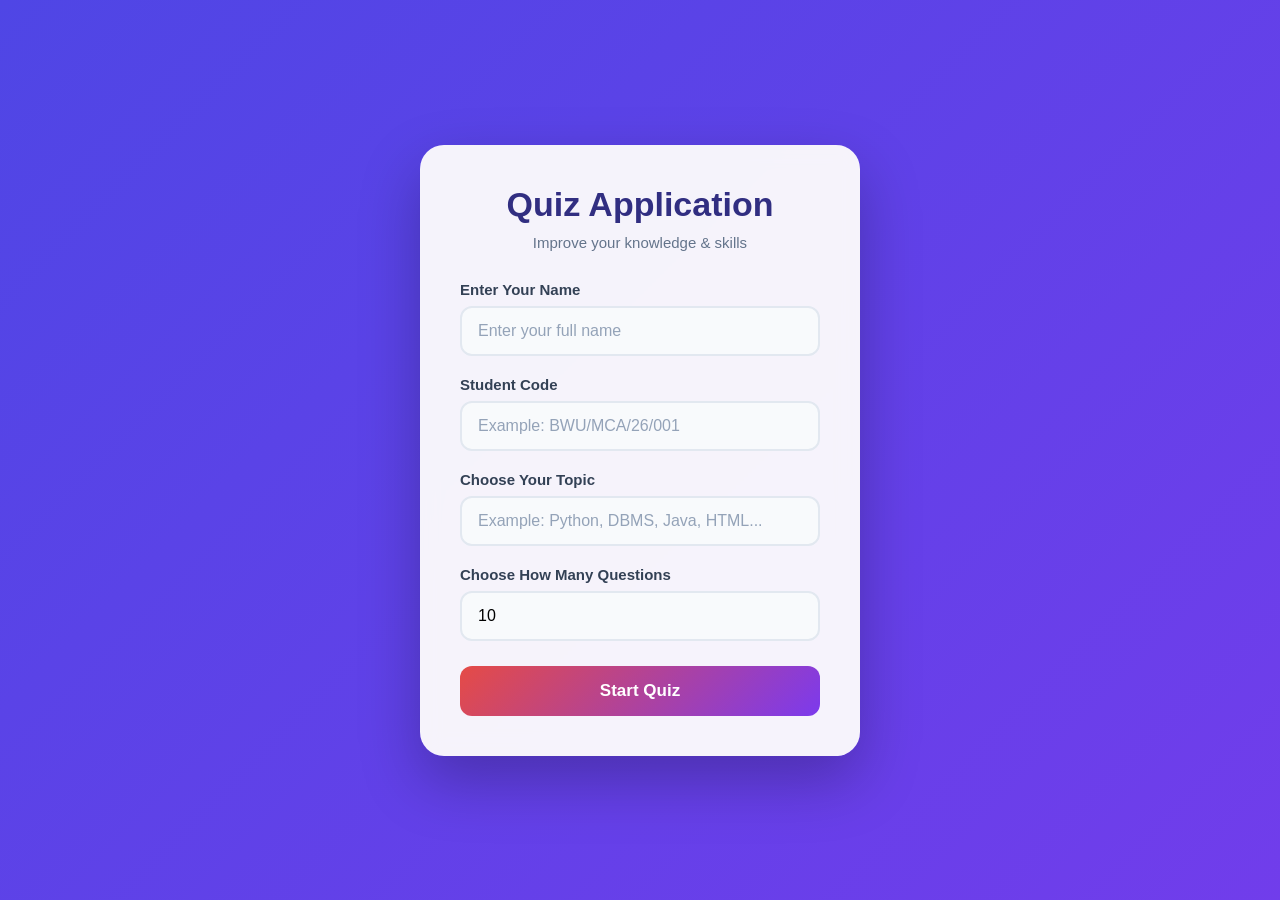
<file: index.html>
<!DOCTYPE html>
<html lang="en">

<head>

    <meta charset="UTF-8">

    <meta name="viewport"
          content="width=device-width, initial-scale=1.0">

    <title>Quiz Application</title>

    <link rel="stylesheet" href="css/style.css">

</head>

<body>

    <div class="container">

        <h1>Quiz Application</h1>

        <p class="subtitle">
            Improve your knowledge & skills
        </p>


        <!-- Student Name -->

        <label for="username">
            Enter Your Name
        </label>

        <input
            type="text"
            id="username"
            placeholder="Enter your full name"
        >


        <!-- Student Code -->

        <label for="studentCode">
            Student Code
        </label>

        <input
            type="text"
            id="studentCode"
            placeholder="Example: BWU/MCA/26/001"
            maxlength="14"
        >

        <!-- Topic -->

        <label for="topic">
            Choose Your Topic
        </label>

        <input
            type="text"
            id="topic"
            placeholder="Example: Python, DBMS, Java, HTML..."
        >

<label for="question-count">
    Choose How Many Questions
</label>

<input
    type="number"
    id="question-count"
    placeholder="Enter number of questions"
    min="6"
    max="100"
    value="10"
  
>
        <!-- Start Quiz -->

        <button onclick="startQuiz()">
            Start Quiz
        </button>

    </div>


    <script src="js/login.js"></script>

</body>

</html>
</file>
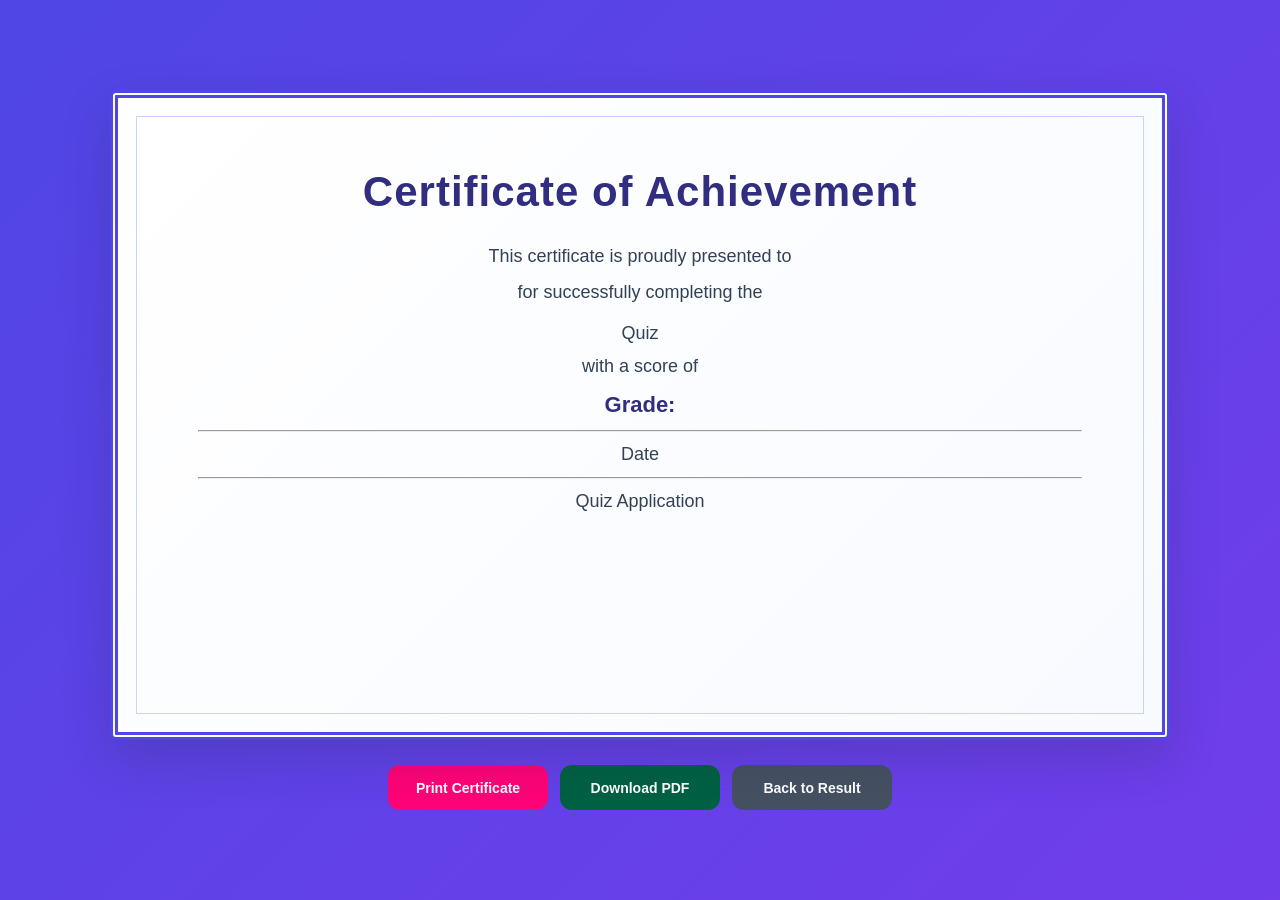
<file: certificate.html>
<!DOCTYPE html>
<html lang="en">

<head>

    <meta charset="UTF-8">

    <meta name="viewport"
          content="width=device-width, initial-scale=1.0">

    <title>Certificate</title>

    <link rel="stylesheet" href="css/style.css">

</head>

<body>

    <div class="certificate-page">

        <div class="certificate" id="certificate">

            <h1>Certificate of Achievement</h1>

            <p>
                This certificate is proudly presented to
            </p>

            <h2 id="certificate-name"></h2>

            <p>
                for successfully completing the
            </p>

            <h3 id="certificate-subject"></h3>

            <p>
                Quiz
            </p>

            <p>
                with a score of
            </p>

            <h2 id="certificate-percentage"></h2>

            <p class="certificate-grade">

                Grade:

                <strong id="certificate-grade"></strong>

            </p>

            <div class="certificate-bottom">

                <div>
                    <hr>
                    <p>Date</p>
                    <span id="certificate-date"></span>
                </div>

                <div>
                    <hr>
                    <p>Quiz Application</p>
                </div>

            </div>

        </div>


        <div class="certificate-buttons">

            <button onclick="printCertificate()">
                Print Certificate
            </button>

            <button onclick="downloadCertificate()">
                Download PDF
            </button>

            <button onclick="backToResult()">
                Back to Result
            </button>

        </div>

    </div>


    <script src="js/certificate.js"></script>

</body>

</html>
</file>
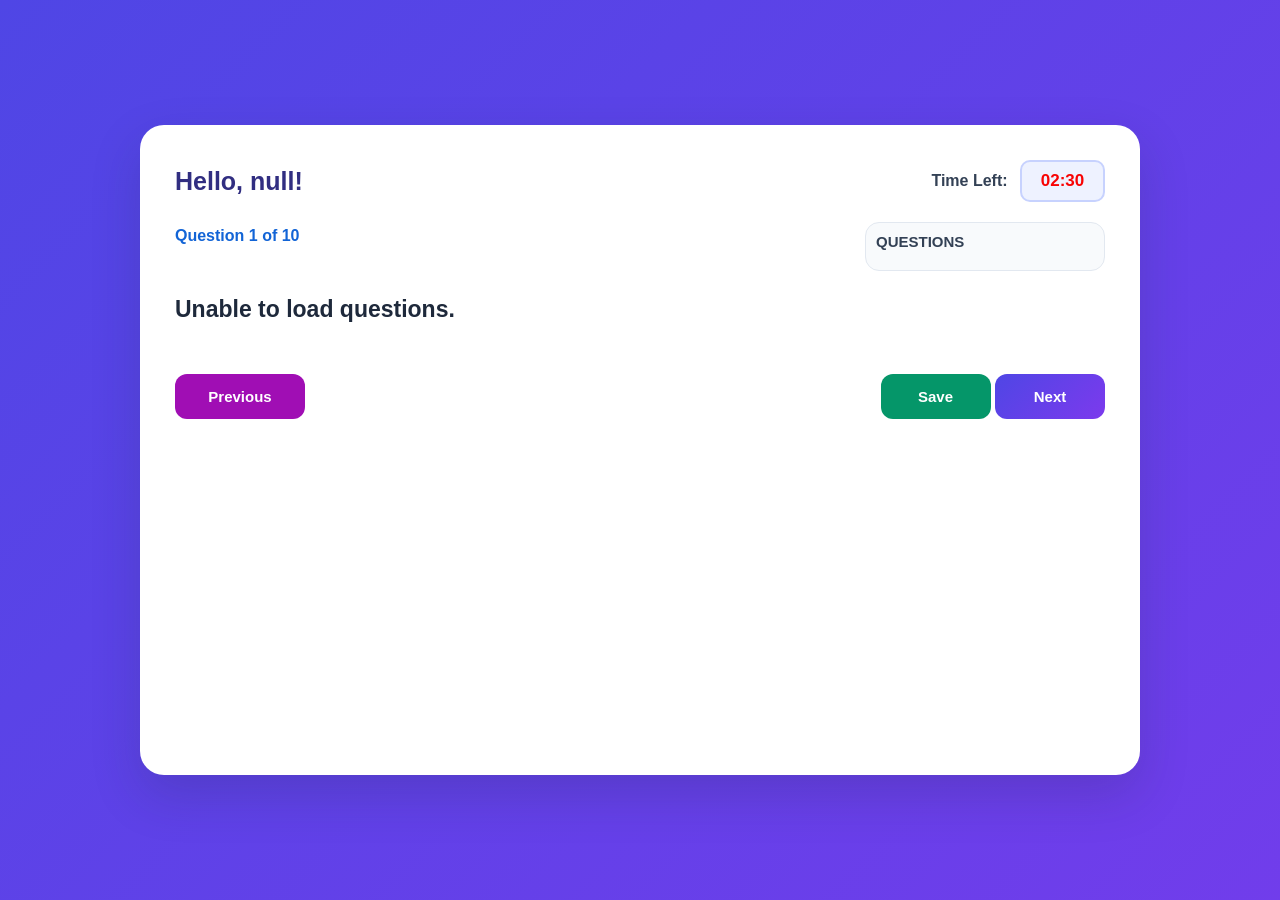
<file: quiz.html>
<!DOCTYPE html>
<html lang="en">

<head>

    <meta charset="UTF-8">

    <meta name="viewport"
          content="width=device-width, initial-scale=1.0">

    <title>Quiz Application</title>

    <link rel="stylesheet" href="css/style.css">

</head>

<body>

    <div class="quiz-container">

        <!-- Header -->

        <div class="quiz-header">

            <h2 id="welcome"></h2>

            <div class="total-timer">

                Time Left:
                <span id="timer">02:30</span>

            </div>

        </div>


        <!-- Quiz Top Section -->

        <div class="quiz-top">

            <div>

                <p id="question-number">
                    Question 1 of 10
                </p>

            </div>


            <!-- Question Navigator -->

            <div class="question-navigation">

                <h3>Questions</h3>

                <div id="question-numbers"></div>

            </div>

        </div>


        <!-- Question -->

        <h2 id="question">
            Loading question...
        </h2>


        <!-- Options -->

        <div id="options"></div>


        <!-- Navigation Buttons -->

        <div class="quiz-buttons">

            <button
                id="previous-btn"
                onclick="previousQuestion()">

                Previous

            </button>


            <div class="right-buttons">

                <button
                    id="save-btn"
                    onclick="saveAnswer()">

                    Save

                </button>


                <button
                    id="next-btn"
                    onclick="nextQuestion()">

                    Next

                </button>

            </div>

        </div>

    </div>


    <script src="js/quiz.js"></script>

</body>

</html>
</file>
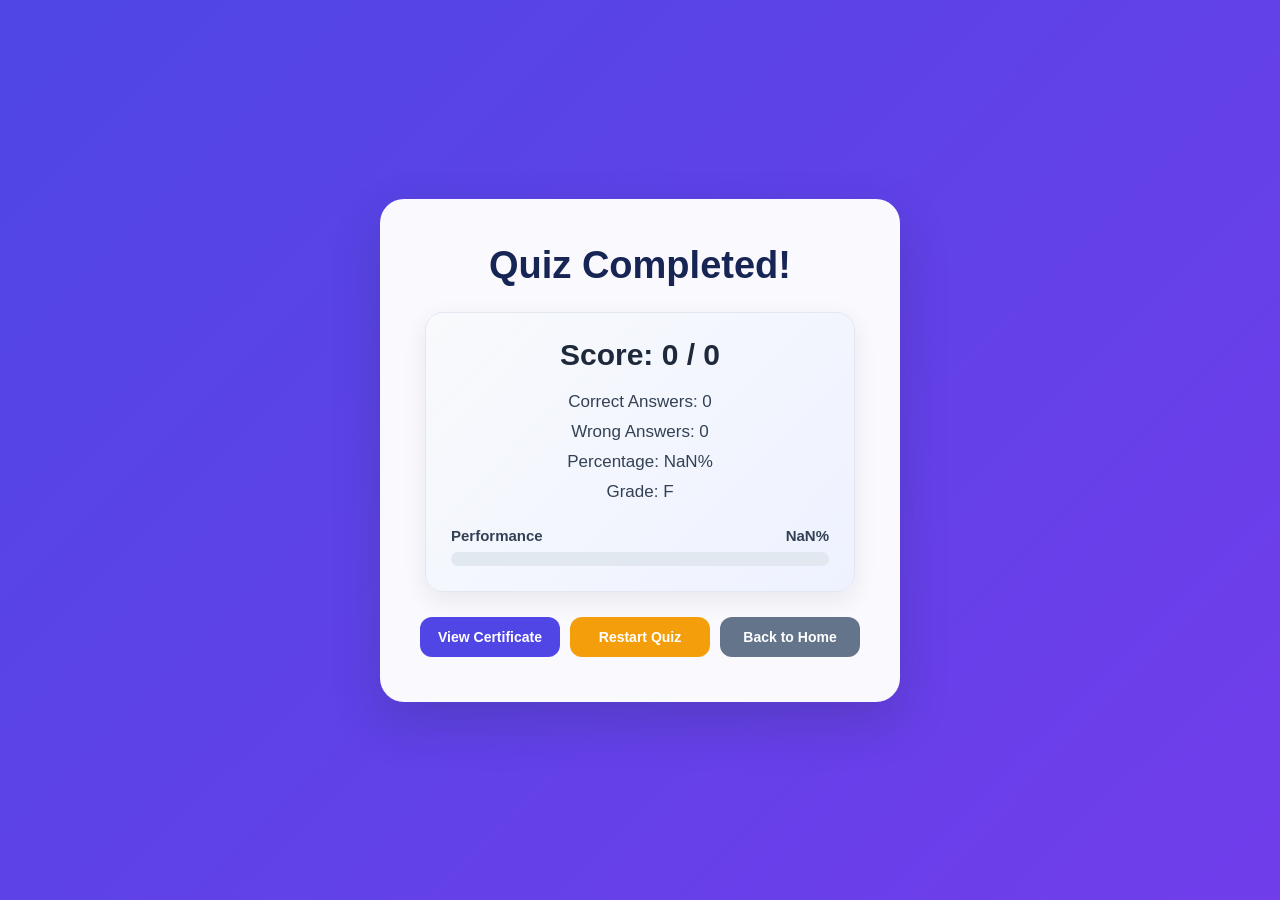
<file: result.html>
<!DOCTYPE html>
<html lang="en">

<head>
    <meta charset="UTF-8">
    <meta name="viewport" content="width=device-width, initial-scale=1.0">

    <title>Quiz Result</title>

    <link rel="stylesheet" href="css/style.css">
</head>

<body>

    <div class="result-container">

        <h1>Quiz Completed!</h1>

        <div class="score-box">

            <h2 id="score"></h2>

            <p id="correct"></p>

            <p id="wrong"></p>

            <p id="percentage"></p>

            <p id="grade"></p>


            <!-- Performance -->

            <div class="performance">

                <div class="performance-label">

                    <span>Performance</span>

                    <span id="performance-text">0%</span>

                </div>

                <div class="progress-bar">

                    <div id="progress-fill"></div>

                </div>

            </div>

        </div>


        <!-- Result Buttons -->

        <div class="result-buttons">

            <button onclick="viewCertificate()">
                View Certificate
            </button>

            <button onclick="restartQuiz()">
                Restart Quiz
            </button>

            <button onclick="goHome()">
                Back to Home
            </button>

        </div>

    </div>


    <script src="js/result.js"></script>

</body>

</html>
</file>
<file: css/style.css>
* {
    margin: 0;
    padding: 0;
    box-sizing: border-box;
}

body {
    font-family: Arial, sans-serif;

    background:
        linear-gradient(
            135deg,
            #4f46e5,
            #7c3aed,
            #06b6d4,
            #ec4899
        );

    background-size: 400% 400%;

    animation: gradientMove 12s ease infinite;

    color: #1e293b;

    min-height: 100vh;

    display: flex;

    justify-content: center;

    align-items: center;
}

/* HOME / LOGIN PAGE */

.container {
    width: 440px;

    padding: 40px;

    background: rgba(252, 251, 252, 0.96);

    text-align: left;

    border-radius: 24px;

    box-shadow:
        0 25px 60px rgba(0, 0, 0, 0.25);

    backdrop-filter: blur(10px);
}

.container h1 {
    text-align: center;

    font-size: 34px;

    color: #312e81;

    margin-bottom: 10px;
}

.subtitle {
    text-align: center;

    color: #64748b;

    font-size: 15px;

    margin-bottom: 30px;
}

.container label {
    display: block;

    margin-bottom: 8px;

    color: #334155;

    font-size: 15px;

    font-weight: 600;
}

.container input,
.container select {
    width: 100%;

    padding: 14px 16px;

    margin-bottom: 20px;

    border: 2px solid #e2e8f0;

    border-radius: 12px;

    background: #f8fafc;

    font-size: 16px;

    outline: none;

    transition: 0.3s;
}

.container input:focus,
.container select:focus {
    border-color: #6366f1;

    background: white;

    box-shadow:
        0 0 0 4px rgba(99, 102, 241, 0.12);
}

.container input::placeholder {
    color: #94a3b8;
}

.container select {
    cursor: pointer;
}


/* HOME BUTTON */

.container button {
    width: 100%;

    padding: 15px;

    margin-top: 5px;

    border: none;

    border-radius: 12px;

    background:
        linear-gradient(
            135deg,
            #e54b46,
            #7c3aed
        );

    color: white;

    font-size: 17px;

    font-weight: 600;

    cursor: pointer;

    transition: all 0.3s ease;
}

.container button:hover {
    transform: translateY(-3px);

    box-shadow:
        0 10px 25px rgba(79, 70, 229, 0.35);
}

.container button:active {
    transform: translateY(0);
}


/* QUIZ PAGE */

.quiz-container {
    width: 1000px;

    min-height: 650px;

    padding: 35px;

    background: white;

    border-radius: 24px;

    box-shadow:
        0 20px 50px rgba(30, 41, 59, 0.18);
}


/* QUIZ HEADER */

.quiz-header {
    display: flex;

    justify-content: space-between;

    align-items: center;

    margin-bottom: 25px;
}

.quiz-header h2 {
    color: #312e81;

    font-size: 25px;
}

.quiz-header div {
    font-weight: 600;
}


/* TOTAL TIMER */

.total-timer {
    font-size: 16px;

    font-weight: 600;

    color: #334155;
}

#timer {
    display: inline-flex;

    justify-content: center;

    align-items: center;

    min-width: 85px;

    height: 42px;

    margin-left: 8px;

    padding: 8px 12px;

    background: #eef2ff;

    color: #f80404;

    border: 2px solid #c7d2fe;

    border-radius: 10px;

    font-size: 17px;

    font-weight: 700;
}


/* QUIZ TOP */

.quiz-top {
    position: relative;

    display: block;

    margin-bottom: 20px;

    min-height: 45px;
}


/* QUESTION NUMBER */

#question-number {
    margin-top: 10px;

    color: #1264d6;

    font-size: 16px;

    font-weight: 600;
}


/* QUESTION NAVIGATION */

.question-navigation {
    position: absolute;

    top: -5px;

    right: 0;

    width: 240px;

    max-height: 380px;

    padding: 10px;

    background: #f8fafc;

    border: 1px solid #e2e8f0;

    border-radius: 14px;

    overflow-y: auto;

    flex-shrink: 0;
}

.question-navigation h3 {
    margin-bottom: 10px;

    color: #334155;

    font-size: 15px;

    text-transform: uppercase;
}


/* QUESTION NUMBERS */

#question-numbers {
    display: grid;

    grid-template-columns: repeat(3, 1fr);

    column-gap: 3px;

    row-gap: 3px;

    justify-items: center;
}

.question-number-btn {
    width: 38px;

    height: 34px;

    padding: 0;

    background: white;

    color: #475569;

    border: 2px solid #cbd5e1;

    border-radius: 8px;

    font-size: 14px;

    font-weight: 600;

    cursor: pointer;

    transition: 0.2s;
}

.question-number-btn:hover {
    background: #eef2ff;

    color: #4338ca;

    border-color: #818cf8;

    transform: none;

    box-shadow: none;
}


/* Current Question */

.question-number-btn.current {
    border-color: #4f46e5;

    color: #4f46e5;

    background: #eef2ff;
}


/* Answered Question */

.question-number-btn.answered {
    background: #4f46e5;

    color: white;

    border-color: #4f46e5;
}


/* Current + Answered */

.question-number-btn.current.answered {
    background: #7c3aed;

    color: white;

    border-color: #7c3aed;
}


/* QUESTION */

#question {
    max-width: 650px;
    margin-bottom: 22px;

    font-size: 23px;

    line-height: 1.5;

    color: #1e293b;
}


/* ANSWER OPTIONS */

#options {
    width: 100%;

    max-width: 650px;

    display: flex;

    flex-direction: column;

    gap: 9px;
}

.option {
    width: 100%;

    min-height: 48px;

    padding: 11px 16px;

    background: #f8fafc;

    color: #334155;

    border: 2px solid #e2e8f0;

    border-radius: 10px;

    text-align: left;

    font-size: 16px;

    font-weight: 500;

    cursor: pointer;

    transition: all 0.2s ease;
}

.option:hover {
    background: #eef2ff;

    color: #4338ca;

    border-color: #818cf8;

    transform: translateX(3px);

    box-shadow: none;
}

.option.selected {
    background: #4f46e5;

    color: white;

    border-color: #4f46e5;

    transform: translateX(3px);
}


/* QUIZ BOTTOM BUTTONS */

.quiz-buttons {
    width: 100%;

    display: flex;

    justify-content: space-between;

    align-items: center;

    margin-top: 25px;

    gap: 10px;
}

.quiz-buttons button {
    border: none;

    color: white;

    font-size: 15px;

    font-weight: 600;

    cursor: pointer;

    transition: all 0.25s ease;
}


/* Previous */

#previous-btn {
    width: 130px;

    height: 45px;

    background: #a00eb4;

    border-radius: 12px;
}

#previous-btn:hover {
    background: #894993;

    transform: translateY(-2px);
}


/* Save */

#save-btn {
    width: 110px;

    height: 45px;

    background: #059669;

    border-radius: 12px;
}

#save-btn:hover {
    background: #047857;

    transform: translateY(-2px);
}


/* Next */

#next-btn {
    width: 110px;

    height: 45px;

    background:
        linear-gradient(
            135deg,
            #4f46e5,
            #7c3aed
        );

    border-radius: 12px;
}

#next-btn:hover {
    transform: translateY(-2px);
}


/* Disabled */

#previous-btn:disabled {
    opacity: 0.45;

    cursor: not-allowed;

    transform: none;

    box-shadow: none;
}

.quiz-buttons button:disabled {
    opacity: 0.5;

    cursor: not-allowed;
}


/* RESULT PAGE */

.result-container {
    width: 520px;

    padding: 45px;

    background: rgba(255, 255, 255, 0.97);

    text-align: center;

    border-radius: 24px;

    box-shadow:
        0 20px 50px rgba(30, 41, 59, 0.20);
}


/* Result Heading */

.result-container h1 {
    margin-bottom: 20px;

    color: #172554;

    font-size: 38px;
}


/* Student Name */

#result-name {
    margin-bottom: 20px;

    color: #312e81;

    font-size: 24px;
}


/* SCORE CARD */

.score-box {
    margin: 25px 0;

    padding: 25px;

    background:
        linear-gradient(
            135deg,
            #f8fafc,
            #eef2ff
        );

    border: 1px solid #e2e8f0;

    border-radius: 18px;

    box-shadow:
        0 8px 25px rgba(15, 23, 42, 0.08);
}

.score-box h2 {
    margin-bottom: 20px;

    color: #1e293b;

    font-size: 30px;
}

.score-box p {
    margin: 10px 0;

    color: #334155;

    font-size: 17px;
}


/* PERFORMANCE BAR */

.performance {
    margin-top: 25px;

    text-align: left;
}

.performance-label {
    display: flex;

    justify-content: space-between;

    align-items: center;

    margin-bottom: 8px;

    color: #334155;

    font-size: 15px;

    font-weight: 600;
}

.progress-bar {
    width: 100%;

    height: 14px;

    background: #e2e8f0;

    border-radius: 20px;

    overflow: hidden;
}

#progress-fill {
    width: 0%;

    height: 100%;

    background: #ef4444;

    border-radius: 20px;

    transition:
        width 0.8s ease,
        background 0.3s ease;
}


/* RESULT BUTTONS */

.result-buttons {
    display: flex;

    justify-content: center;

    align-items: center;

    gap: 10px;

    margin-top: 25px;
}

.result-buttons button {
    width: auto;

    min-width: 140px;

    padding: 12px 16px;

    margin-top: 0;

    border: none;

    border-radius: 12px;

    color: white;

    font-size: 14px;

    font-weight: 600;

    cursor: pointer;

    transition: all 0.25s ease;
}


/* View Certificate */

.result-buttons button:nth-child(1) {
    background: #4f46e5;
}

.result-buttons button:nth-child(1):hover {
    background: #4338ca;

    transform: translateY(-2px);

}


/* Restart */

.result-buttons button:nth-child(2) {
    background: #f59e0b;
}

.result-buttons button:nth-child(2):hover {
    background: #d97706;

    transform: translateY(-2px);

}


/* Back Home */

.result-buttons button:nth-child(3) {
    background: #64748b;
}

.result-buttons button:nth-child(3):hover {
    background: #475569;

    transform: translateY(-2px);

}


/* CERTIFICATE PAGE */

.certificate-page {
    width: 100%;

    max-width: 1100px;

    margin: 40px auto;

    padding: 20px;
}


/* CERTIFICATE */

.certificate {
    width: 100%;

    min-height: 650px;

    padding: 70px 80px;

    background:
        linear-gradient(
            135deg,
            #ffffff,
            #f8faff
        );

    text-align: center;

    /*
       DOUBLE-LINE BORDER
    */

    border: 8px double #4f46e5;

    border-radius: 6px;

    box-shadow:
        0 20px 50px rgba(30, 41, 59, 0.20);

    position: relative;
}

/* Inner decorative line */

.certificate::before {
    content: "";

    position: absolute;

    top: 18px;

    left: 18px;

    right: 18px;

    bottom: 18px;

    border: 1px solid #c7d2fe;

    pointer-events: none;
}


/* Certificate Heading */

.certificate h1 {
    margin-bottom: 30px;

    color: #312e81;

    font-size: 42px;

    font-weight: 700;

    letter-spacing: 1px;

    position: relative;

    z-index: 1;
}


/* Certificate Text */

.certificate-text {
    margin-bottom: 12px;

    color: #475569;

    font-size: 19px;

    position: relative;

    z-index: 1;
}


/* Student Name */

.certificate h2 {
    margin: 15px 0;

    color: #111827;

    font-size: 38px;

    font-weight: 700;

    position: relative;

    z-index: 1;
}


/* Topic */

.certificate h3 {
    margin: 12px 0 20px;

    color: #4f46e5;

    font-size: 27px;

    text-transform: capitalize;

    position: relative;

    z-index: 1;
}


/* Certificate Paragraph */

.certificate p {
    margin: 12px 0;

    color: #334155;

    font-size: 18px;

    position: relative;

    z-index: 1;
}


/* Score */

.certificate .score {
    font-size: 30px;

    color: #4f46e5;

    font-weight: 700;
}


/* Grade */

.certificate-grade {
    font-size: 22px !important;

    color: #312e81 !important;

    font-weight: 600;
}


/* CERTIFICATE FOOTER */

.certificate-footer {
    margin-top: 45px;

    padding-top: 20px;

    border-top: 1px solid #94a3b8;

    color: #475569;

    font-size: 17px;

    position: relative;

    z-index: 1;
}


/* CERTIFICATE BUTTONS */

.certificate-buttons {
    display: flex;

    justify-content: center;

    align-items: center;

    gap: 12px;

    margin-top: 25px;
}

.certificate-buttons button {
    width: auto;

    min-width: 160px;

    height: 45px;

    padding: 10px 18px;

    border: none;

    border-radius: 12px;

    color: white;

    font-size: 14px;

    font-weight: 600;

    cursor: pointer;

    transition: all 0.25s ease;
}


/* Print Certificate */

.certificate-buttons button:nth-child(1) {
    background: #ff0378;
}

.certificate-buttons button:nth-child(1):hover {
    background: #d85898;

    transform: translateY(-2px);

}


/* Download PDF */

.certificate-buttons button:nth-child(2) {
    background: #016143;
}

.certificate-buttons button:nth-child(2):hover {
    background: #4f8e7c;

    transform: translateY(-2px);

}


/* Back to Result */

.certificate-buttons button:nth-child(3) {
    background: #455162;
}

.certificate-buttons button:nth-child(3):hover {
    background: #778ca8;

    transform: translateY(-2px);

}


/* CERTIFICATE PRINT */

@media print {

    body {
        background: white;

        display: block;

        min-height: auto;
    }

    .certificate-page {
        width: 100%;

        max-width: none;

        margin: 0;

        padding: 0;
    }

    .certificate {
        width: 100%;

        min-height: 650px;

        margin: 0;

        padding: 70px 60px;

        box-shadow: none;

        border: 8px double #4f46e5;
    }

    .certificate-buttons {
        display: none;
    }
}


/* =========================================
   MOBILE
========================================= */

@media (max-width: 900px) {

    .quiz-container {
        width: 94%;

        padding: 25px;
    }

    .question-navigation {
        width: 210px;
    }

    #question {
        max-width: 60%;
    }

    #options {
        max-width: 60%;
    }
}


@media (max-width: 700px) {

    body {
        padding: 15px;
    }


    /* Home */

    .container {
        width: 100%;

        max-width: 440px;

        padding: 30px 22px;
    }

    .container h1 {
        font-size: 29px;
    }


    /* Quiz */

    .quiz-container {
        width: 100%;

        min-height: auto;

        padding: 22px;

        border-radius: 18px;
    }

    .quiz-header {
        margin-bottom: 20px;
    }

    .quiz-header h2 {
        font-size: 21px;
    }

    .total-timer {
        font-size: 14px;
    }

    #timer {
        min-width: 70px;

        height: 38px;

        font-size: 15px;
    }


    /* Quiz top */

    .quiz-top {
        min-height: 175px;
    }

    .question-navigation {
        position: absolute;

        top: 55px;

        right: 0;

        width: 210px;

        max-height: 180px;
    }

    #question-number {
        font-size: 15px;
    }


    /* Question */

    #question {
        max-width: 100%;

        margin-top: 10px;

        font-size: 20px;

        line-height: 1.4;
    }


    /* Options */

    #options {
        max-width: 100%;
    }

    .option {
        min-height: 45px;

        padding: 10px 13px;

        font-size: 15px;
    }


    /* Buttons */

    .quiz-buttons {
        gap: 7px;

        margin-top: 20px;
    }

    #previous-btn,
    #save-btn,
    #next-btn {
        width: 100px;

        height: 42px;

        font-size: 13px;
    }


    /* Result */

    .result-container {
        width: 100%;

        max-width: 520px;

        padding: 30px 20px;

        border-radius: 20px;
    }

    .result-container h1 {
        font-size: 30px;
    }

    #result-name {
        font-size: 21px;
    }

    .score-box {
        padding: 20px 15px;
    }

    .score-box h2 {
        font-size: 26px;
    }

    .score-box p {
        font-size: 15px;
    }

    .result-buttons {
        flex-direction: column;

        gap: 10px;
    }

    .result-buttons button {
        width: 100%;
    }


    /* Certificate */

    .certificate-page {
        width: 100%;

        margin: 15px auto;

        padding: 5px;
    }

    .certificate {
        min-height: 560px;

        padding: 45px 25px;

        border-width: 6px;
    }

    .certificate::before {
        top: 12px;

        left: 12px;

        right: 12px;

        bottom: 12px;
    }

    .certificate h1 {
        font-size: 28px;

        margin-bottom: 25px;
    }

    .certificate h2 {
        font-size: 27px;
    }

    .certificate h3 {
        font-size: 21px;
    }

    .certificate-text {
        font-size: 16px;
    }

    .certificate p {
        font-size: 16px;
    }

    .certificate .score {
        font-size: 26px;
    }

    .certificate-buttons {
        flex-direction: column;

        gap: 10px;
    }

    .certificate-buttons button {
        width: 100%;
    }
}
</file>
